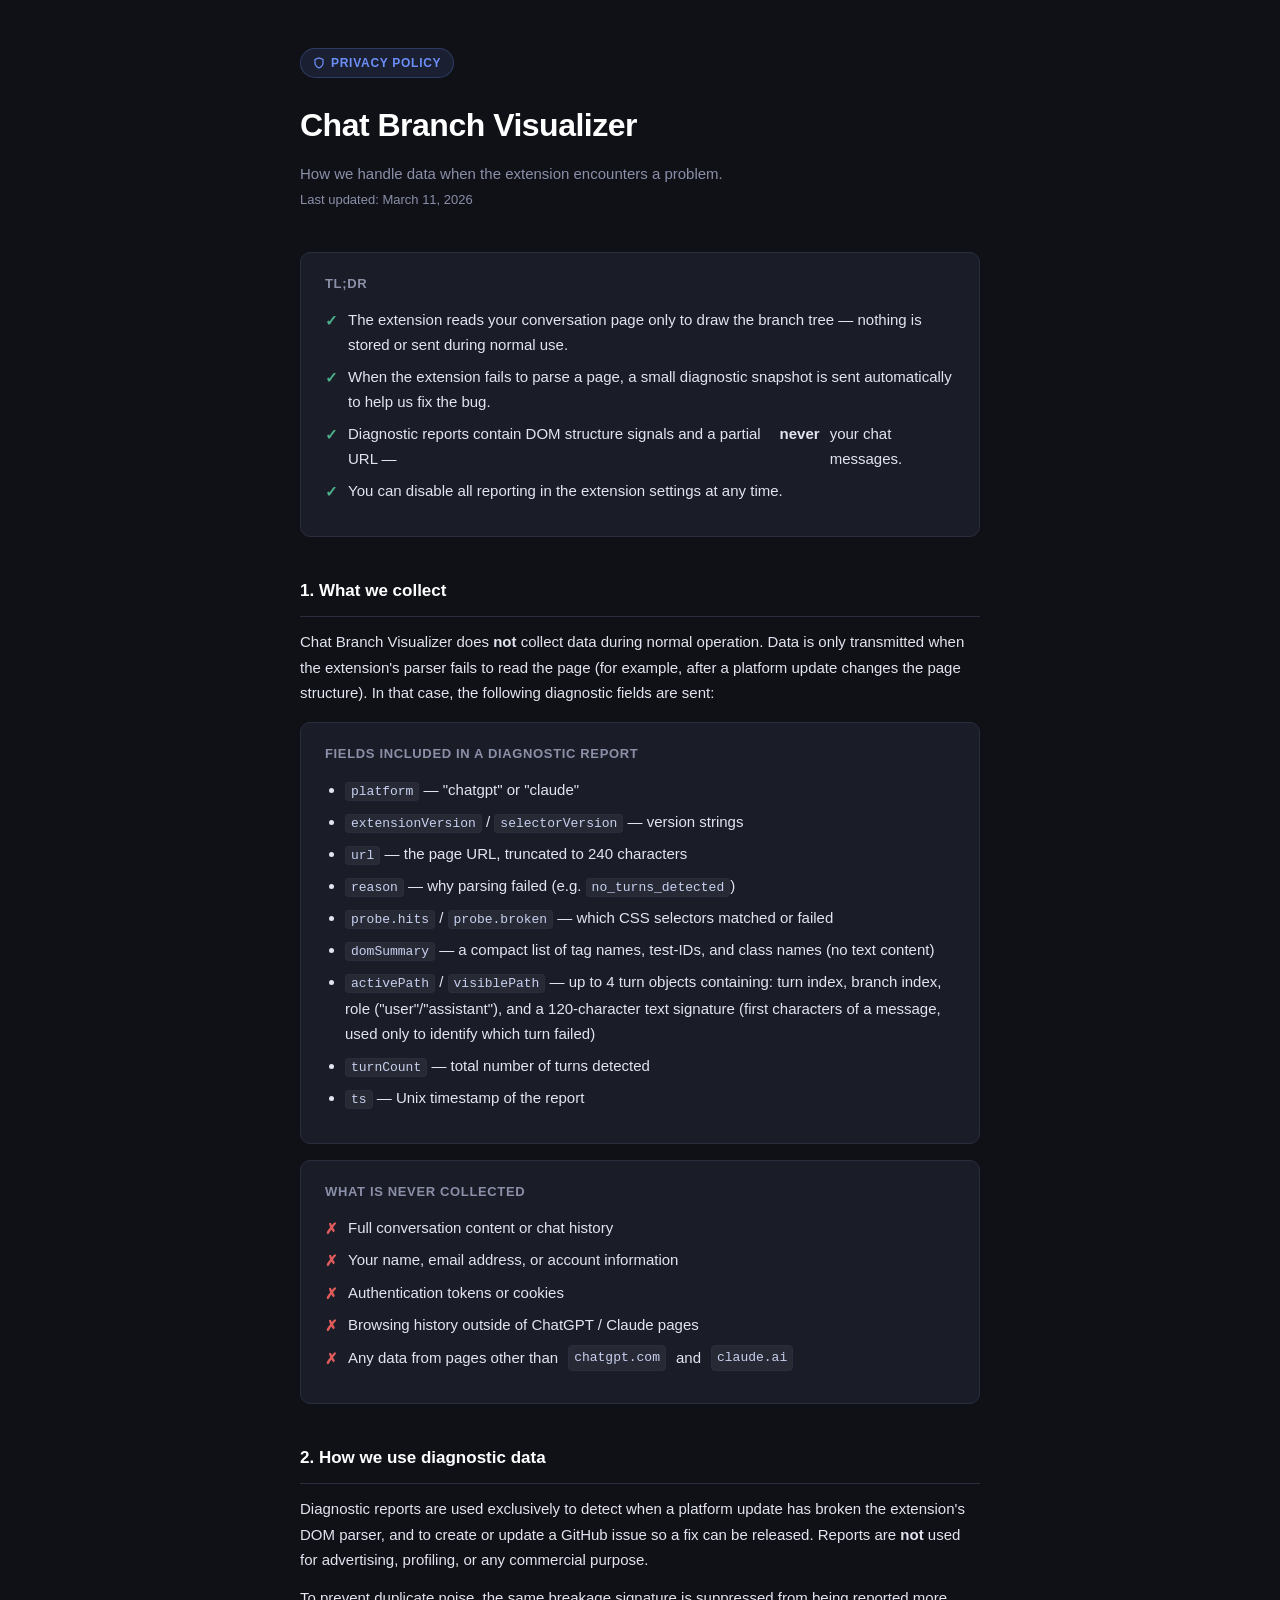
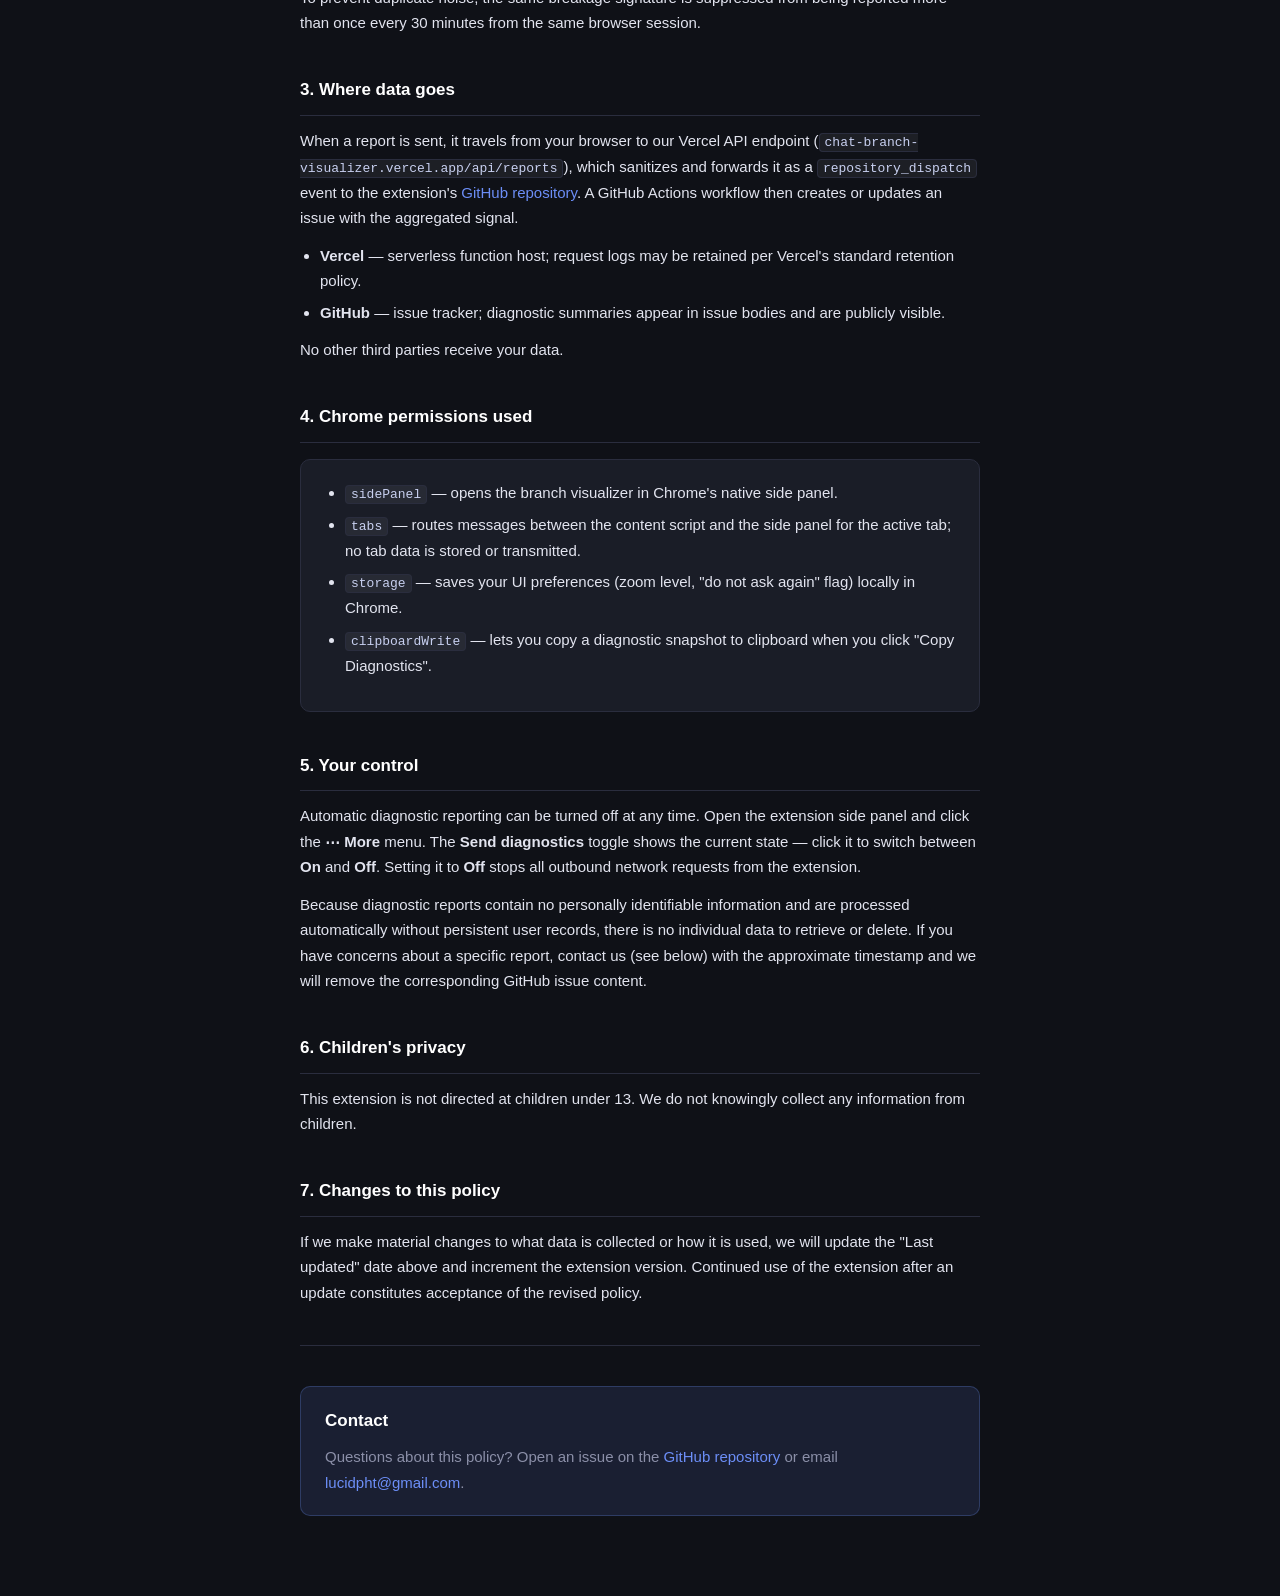
<file: privacy/index.html>
<!DOCTYPE html>
<html lang="en">
<head>
  <meta charset="UTF-8">
  <meta name="viewport" content="width=device-width, initial-scale=1.0">
  <title>Privacy Policy — Chat Branch Visualizer</title>
  <style>
    *, *::before, *::after { box-sizing: border-box; margin: 0; padding: 0; }

    :root {
      --bg: #0f1117;
      --surface: #1a1d27;
      --border: #2a2d3e;
      --text: #e2e4ef;
      --muted: #8b8fa8;
      --accent: #6c8ef7;
      --accent-dim: rgba(108, 142, 247, 0.12);
      --green: #4caf8a;
      --radius: 10px;
    }

    body {
      font-family: -apple-system, BlinkMacSystemFont, "Segoe UI", Roboto, sans-serif;
      background: var(--bg);
      color: var(--text);
      line-height: 1.7;
      padding: 48px 24px 80px;
    }

    .page {
      max-width: 680px;
      margin: 0 auto;
    }

    .badge {
      display: inline-flex;
      align-items: center;
      gap: 6px;
      font-size: 12px;
      font-weight: 600;
      letter-spacing: .06em;
      text-transform: uppercase;
      color: var(--accent);
      background: var(--accent-dim);
      border: 1px solid rgba(108, 142, 247, 0.25);
      border-radius: 99px;
      padding: 4px 12px;
      margin-bottom: 20px;
    }

    h1 {
      font-size: 32px;
      font-weight: 700;
      letter-spacing: -.5px;
      color: #fff;
      margin-bottom: 8px;
    }

    .subtitle {
      color: var(--muted);
      font-size: 15px;
      margin-bottom: 40px;
    }

    .updated {
      font-size: 13px;
      color: var(--muted);
    }

    .section {
      margin-top: 40px;
    }

    h2 {
      font-size: 17px;
      font-weight: 600;
      color: #fff;
      margin-bottom: 12px;
      padding-bottom: 10px;
      border-bottom: 1px solid var(--border);
    }

    p {
      font-size: 15px;
      color: var(--text);
      margin-bottom: 12px;
    }

    ul, ol {
      padding-left: 20px;
      margin-bottom: 12px;
    }

    li {
      font-size: 15px;
      color: var(--text);
      margin-bottom: 6px;
    }

    .card {
      background: var(--surface);
      border: 1px solid var(--border);
      border-radius: var(--radius);
      padding: 20px 24px;
      margin: 16px 0;
    }

    .card-title {
      font-size: 13px;
      font-weight: 600;
      letter-spacing: .05em;
      text-transform: uppercase;
      color: var(--muted);
      margin-bottom: 12px;
    }

    .check-list {
      list-style: none;
      padding: 0;
    }

    .check-list li {
      display: flex;
      align-items: flex-start;
      gap: 10px;
    }

    .check-list li::before {
      content: "✓";
      color: var(--green);
      font-weight: 700;
      flex-shrink: 0;
      margin-top: 1px;
    }

    .cross-list {
      list-style: none;
      padding: 0;
    }

    .cross-list li {
      display: flex;
      align-items: flex-start;
      gap: 10px;
    }

    .cross-list li::before {
      content: "✗";
      color: #e05c5c;
      font-weight: 700;
      flex-shrink: 0;
      margin-top: 1px;
    }

    code {
      font-family: "SF Mono", Consolas, "Liberation Mono", monospace;
      font-size: 13px;
      background: rgba(255,255,255,.06);
      border: 1px solid var(--border);
      border-radius: 4px;
      padding: 1px 5px;
      color: #c8d0f0;
    }

    a {
      color: var(--accent);
      text-decoration: none;
    }

    a:hover {
      text-decoration: underline;
    }

    .divider {
      border: none;
      border-top: 1px solid var(--border);
      margin: 40px 0;
    }

    .contact-card {
      background: var(--accent-dim);
      border: 1px solid rgba(108, 142, 247, 0.25);
      border-radius: var(--radius);
      padding: 20px 24px;
    }
  </style>
</head>
<body>
<div class="page">

  <div class="badge">
    <svg width="12" height="12" viewBox="0 0 24 24" fill="none" stroke="currentColor" stroke-width="2.5"><path d="M12 22s8-4 8-10V5l-8-3-8 3v7c0 6 8 10 8 10z"/></svg>
    Privacy Policy
  </div>

  <h1>Chat Branch Visualizer</h1>
  <p class="subtitle">
    How we handle data when the extension encounters a problem.
    <br><span class="updated">Last updated: March 11, 2026</span>
  </p>

  <!-- TL;DR -->
  <div class="card">
    <div class="card-title">TL;DR</div>
    <ul class="check-list">
      <li>The extension reads your conversation page only to draw the branch tree — nothing is stored or sent during normal use.</li>
      <li>When the extension fails to parse a page, a small diagnostic snapshot is sent automatically to help us fix the bug.</li>
      <li>Diagnostic reports contain DOM structure signals and a partial URL — <strong>never</strong> your chat messages.</li>
      <li>You can disable all reporting in the extension settings at any time.</li>
    </ul>
  </div>

  <!-- 1. What we collect -->
  <div class="section">
    <h2>1. What we collect</h2>
    <p>
      Chat Branch Visualizer does <strong>not</strong> collect data during normal operation.
      Data is only transmitted when the extension's parser fails to read the page (for example,
      after a platform update changes the page structure). In that case, the following diagnostic
      fields are sent:
    </p>

    <div class="card">
      <div class="card-title">Fields included in a diagnostic report</div>
      <ul>
        <li><code>platform</code> — "chatgpt" or "claude"</li>
        <li><code>extensionVersion</code> / <code>selectorVersion</code> — version strings</li>
        <li><code>url</code> — the page URL, truncated to 240 characters</li>
        <li><code>reason</code> — why parsing failed (e.g. <code>no_turns_detected</code>)</li>
        <li><code>probe.hits</code> / <code>probe.broken</code> — which CSS selectors matched or failed</li>
        <li><code>domSummary</code> — a compact list of tag names, test-IDs, and class names (no text content)</li>
        <li><code>activePath</code> / <code>visiblePath</code> — up to 4 turn objects containing: turn index, branch index, role ("user"/"assistant"), and a 120-character text signature (first characters of a message, used only to identify which turn failed)</li>
        <li><code>turnCount</code> — total number of turns detected</li>
        <li><code>ts</code> — Unix timestamp of the report</li>
      </ul>
    </div>

    <div class="card">
      <div class="card-title">What is never collected</div>
      <ul class="cross-list">
        <li>Full conversation content or chat history</li>
        <li>Your name, email address, or account information</li>
        <li>Authentication tokens or cookies</li>
        <li>Browsing history outside of ChatGPT / Claude pages</li>
        <li>Any data from pages other than <code>chatgpt.com</code> and <code>claude.ai</code></li>
      </ul>
    </div>
  </div>

  <!-- 2. How we use it -->
  <div class="section">
    <h2>2. How we use diagnostic data</h2>
    <p>
      Diagnostic reports are used exclusively to detect when a platform update has broken the
      extension's DOM parser, and to create or update a GitHub issue so a fix can be released.
      Reports are <strong>not</strong> used for advertising, profiling, or any commercial purpose.
    </p>
    <p>
      To prevent duplicate noise, the same breakage signature is suppressed from being reported
      more than once every 30 minutes from the same browser session.
    </p>
  </div>

  <!-- 3. Data flow -->
  <div class="section">
    <h2>3. Where data goes</h2>
    <p>
      When a report is sent, it travels from your browser to our Vercel API endpoint
      (<code>chat-branch-visualizer.vercel.app/api/reports</code>), which sanitizes and
      forwards it as a <code>repository_dispatch</code> event to the extension's
      <a href="https://github.com/NogaUwU/chat-branch-visualizer" target="_blank" rel="noopener">GitHub repository</a>.
      A GitHub Actions workflow then creates or updates an issue with the aggregated signal.
    </p>
    <ul>
      <li><strong>Vercel</strong> — serverless function host; request logs may be retained per Vercel's standard retention policy.</li>
      <li><strong>GitHub</strong> — issue tracker; diagnostic summaries appear in issue bodies and are publicly visible.</li>
    </ul>
    <p>
      No other third parties receive your data.
    </p>
  </div>

  <!-- 4. Permissions -->
  <div class="section">
    <h2>4. Chrome permissions used</h2>
    <div class="card">
      <ul>
        <li><code>sidePanel</code> — opens the branch visualizer in Chrome's native side panel.</li>
        <li><code>tabs</code> — routes messages between the content script and the side panel for the active tab; no tab data is stored or transmitted.</li>
        <li><code>storage</code> — saves your UI preferences (zoom level, "do not ask again" flag) locally in Chrome.</li>
        <li><code>clipboardWrite</code> — lets you copy a diagnostic snapshot to clipboard when you click "Copy Diagnostics".</li>
      </ul>
    </div>
  </div>

  <!-- 5. User control -->
  <div class="section">
    <h2>5. Your control</h2>
    <p>
      Automatic diagnostic reporting can be turned off at any time. Open the extension side panel
      and click the <strong>⋯ More</strong> menu. The <strong>Send diagnostics</strong> toggle
      shows the current state — click it to switch between <strong>On</strong> and <strong>Off</strong>.
      Setting it to <strong>Off</strong> stops all outbound network requests from the extension.
    </p>
    <p>
      Because diagnostic reports contain no personally identifiable information and are processed
      automatically without persistent user records, there is no individual data to retrieve or
      delete. If you have concerns about a specific report, contact us (see below) with the
      approximate timestamp and we will remove the corresponding GitHub issue content.
    </p>
  </div>

  <!-- 6. Children -->
  <div class="section">
    <h2>6. Children's privacy</h2>
    <p>
      This extension is not directed at children under 13. We do not knowingly collect any
      information from children.
    </p>
  </div>

  <!-- 7. Changes -->
  <div class="section">
    <h2>7. Changes to this policy</h2>
    <p>
      If we make material changes to what data is collected or how it is used, we will update
      the "Last updated" date above and increment the extension version. Continued use of the
      extension after an update constitutes acceptance of the revised policy.
    </p>
  </div>

  <hr class="divider">

  <!-- Contact -->
  <div class="contact-card">
    <h2 style="border: none; padding: 0; margin-bottom: 8px;">Contact</h2>
    <p style="margin: 0; color: var(--muted);">
      Questions about this policy? Open an issue on the
      <a href="https://github.com/NogaUwU/chat-branch-visualizer" target="_blank" rel="noopener">GitHub repository</a>
      or email <a href="mailto:lucidpht@gmail.com">lucidpht@gmail.com</a>.
    </p>
  </div>

</div>
</body>
</html>
</file>
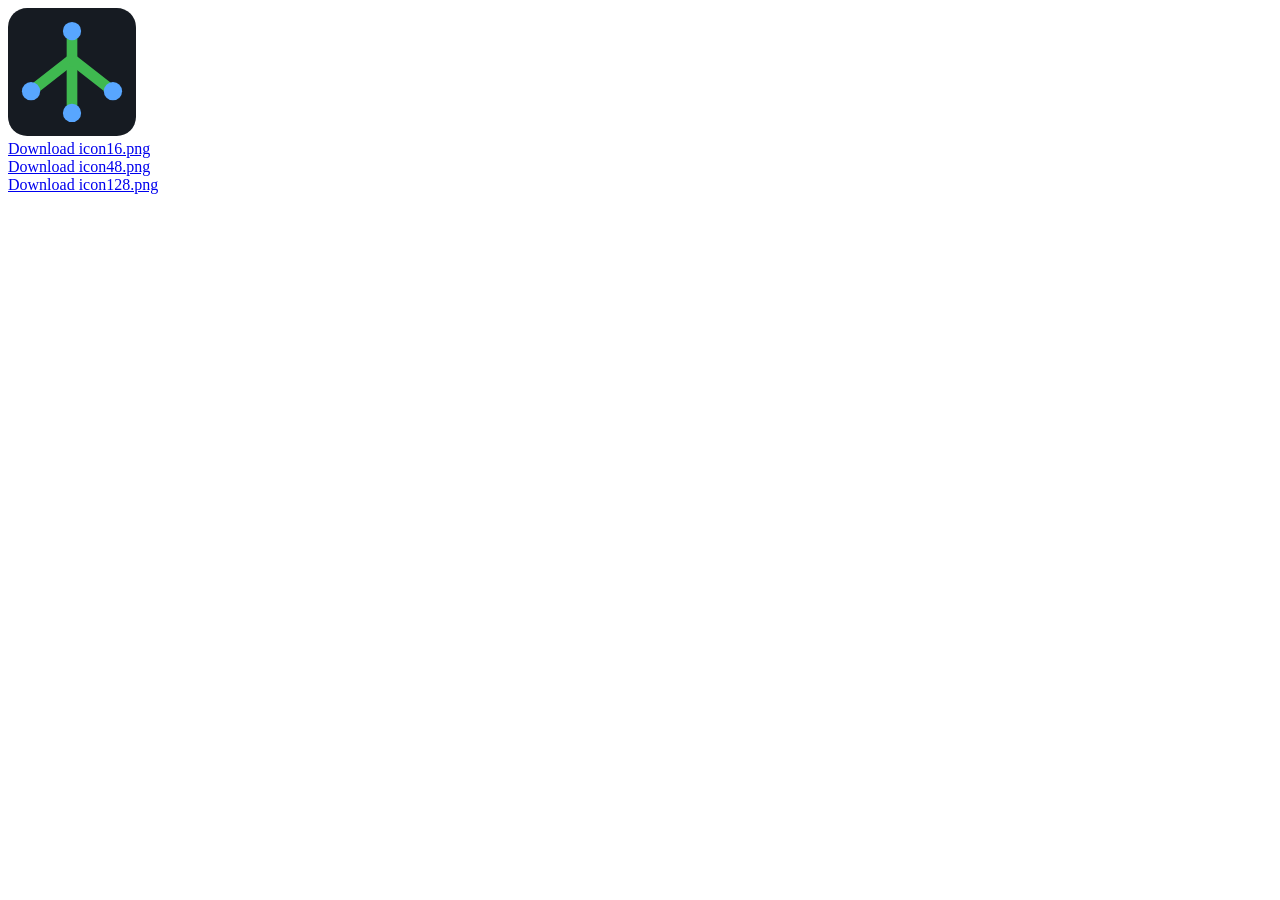
<file: generate-icons.html>
<!DOCTYPE html>
<html>
<body>
<canvas id="c"></canvas>
<script>
// Run this in browser to generate PNG icons, then save them to icons/
[16,48,128].forEach(size => {
  const c = document.getElementById('c');
  c.width = c.height = size;
  const ctx = c.getContext('2d');
  // Background
  ctx.fillStyle = '#161b22';
  ctx.beginPath();
  ctx.roundRect(0, 0, size, size, size * 0.15);
  ctx.fill();
  // Draw branch icon (⎇ style)
  ctx.strokeStyle = '#3fb950';
  ctx.lineWidth = Math.max(1.5, size / 12);
  ctx.lineCap = 'round';
  const m = size * 0.18;
  const cx = size / 2;
  // Trunk
  ctx.beginPath();
  ctx.moveTo(cx, m);
  ctx.lineTo(cx, size - m);
  ctx.stroke();
  // Left branch
  ctx.beginPath();
  ctx.moveTo(cx, size * 0.4);
  ctx.lineTo(m, size * 0.65);
  ctx.stroke();
  // Right branch
  ctx.beginPath();
  ctx.moveTo(cx, size * 0.4);
  ctx.lineTo(size - m, size * 0.65);
  ctx.stroke();
  // Dots at ends
  ctx.fillStyle = '#58a6ff';
  [[cx, m],[m, size*0.65],[size-m, size*0.65],[cx, size-m]].forEach(([x,y]) => {
    ctx.beginPath();
    ctx.arc(x, y, Math.max(1.5, size/14), 0, Math.PI*2);
    ctx.fill();
  });
  const link = document.createElement('a');
  link.download = `icon${size}.png`;
  link.href = c.toDataURL();
  link.textContent = `Download icon${size}.png`;
  link.style.display = 'block';
  document.body.appendChild(link);
});
</script>
</body>
</html>
</file>
